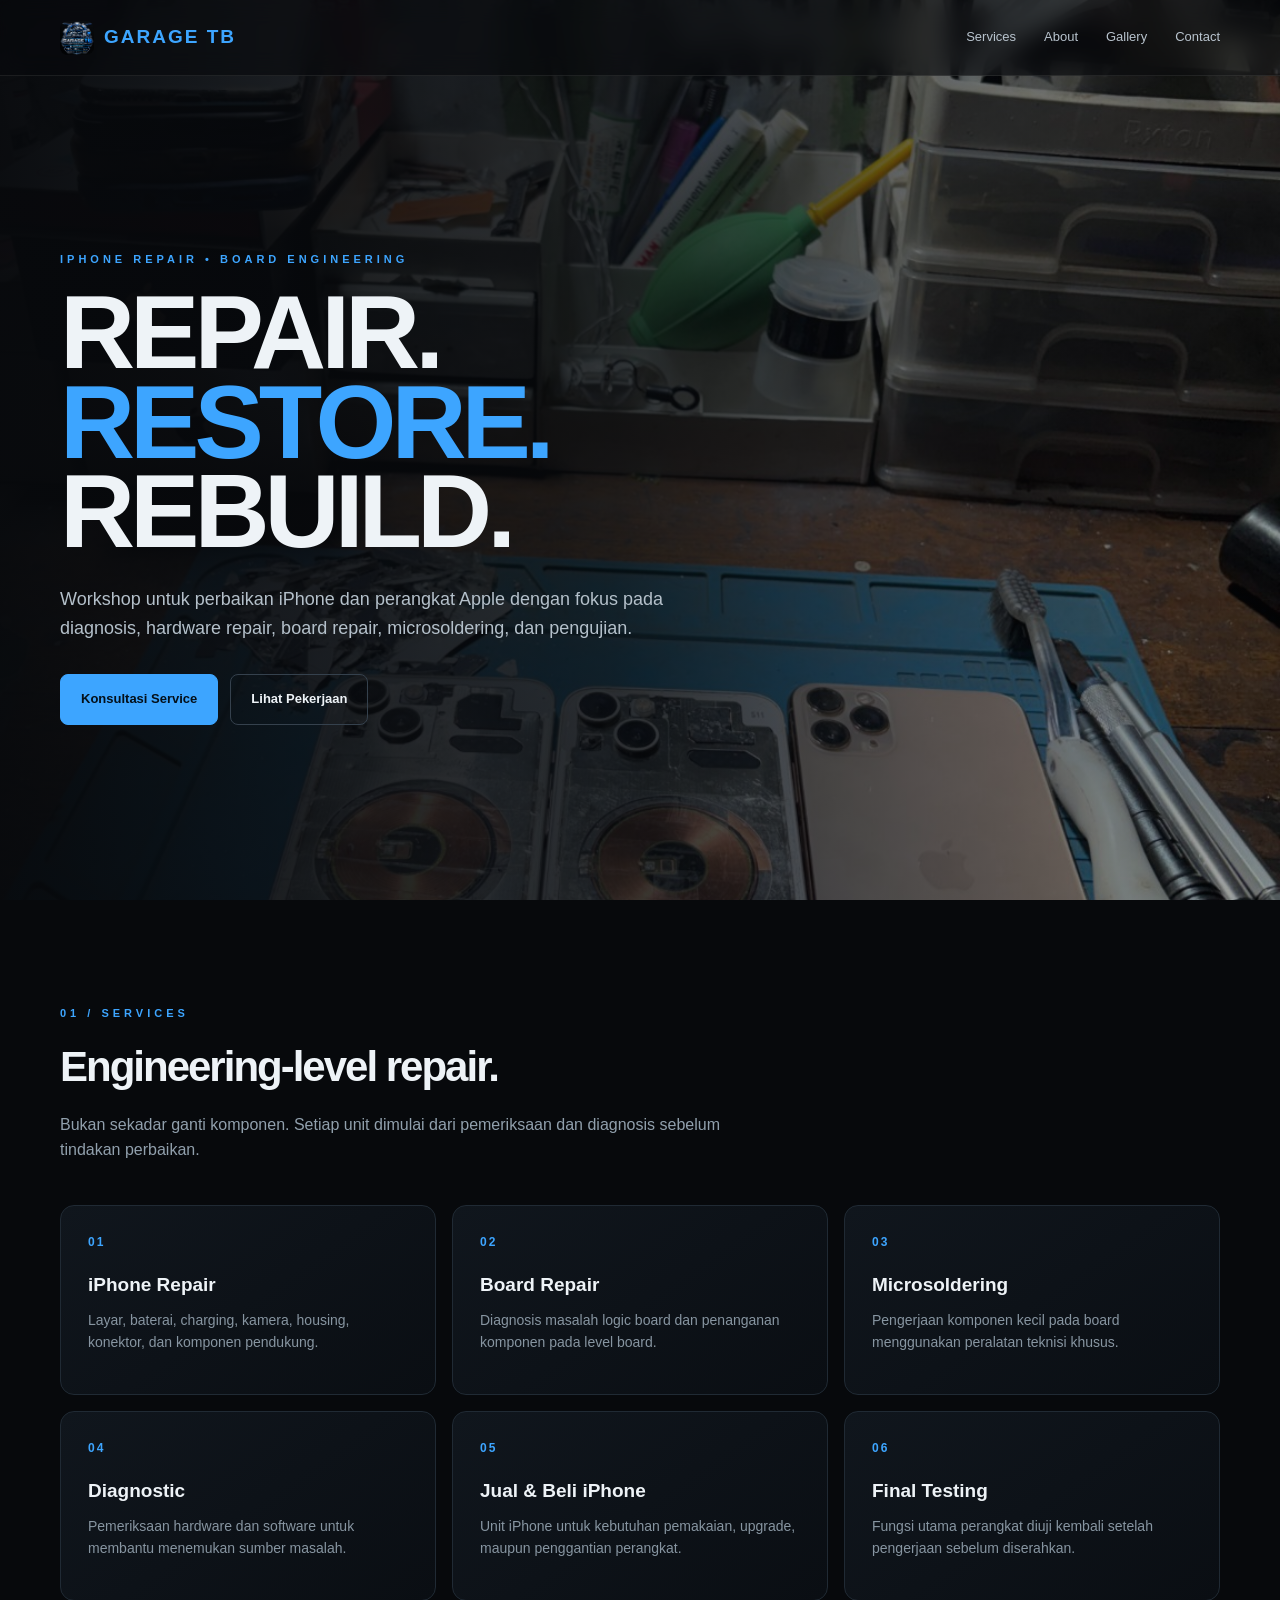
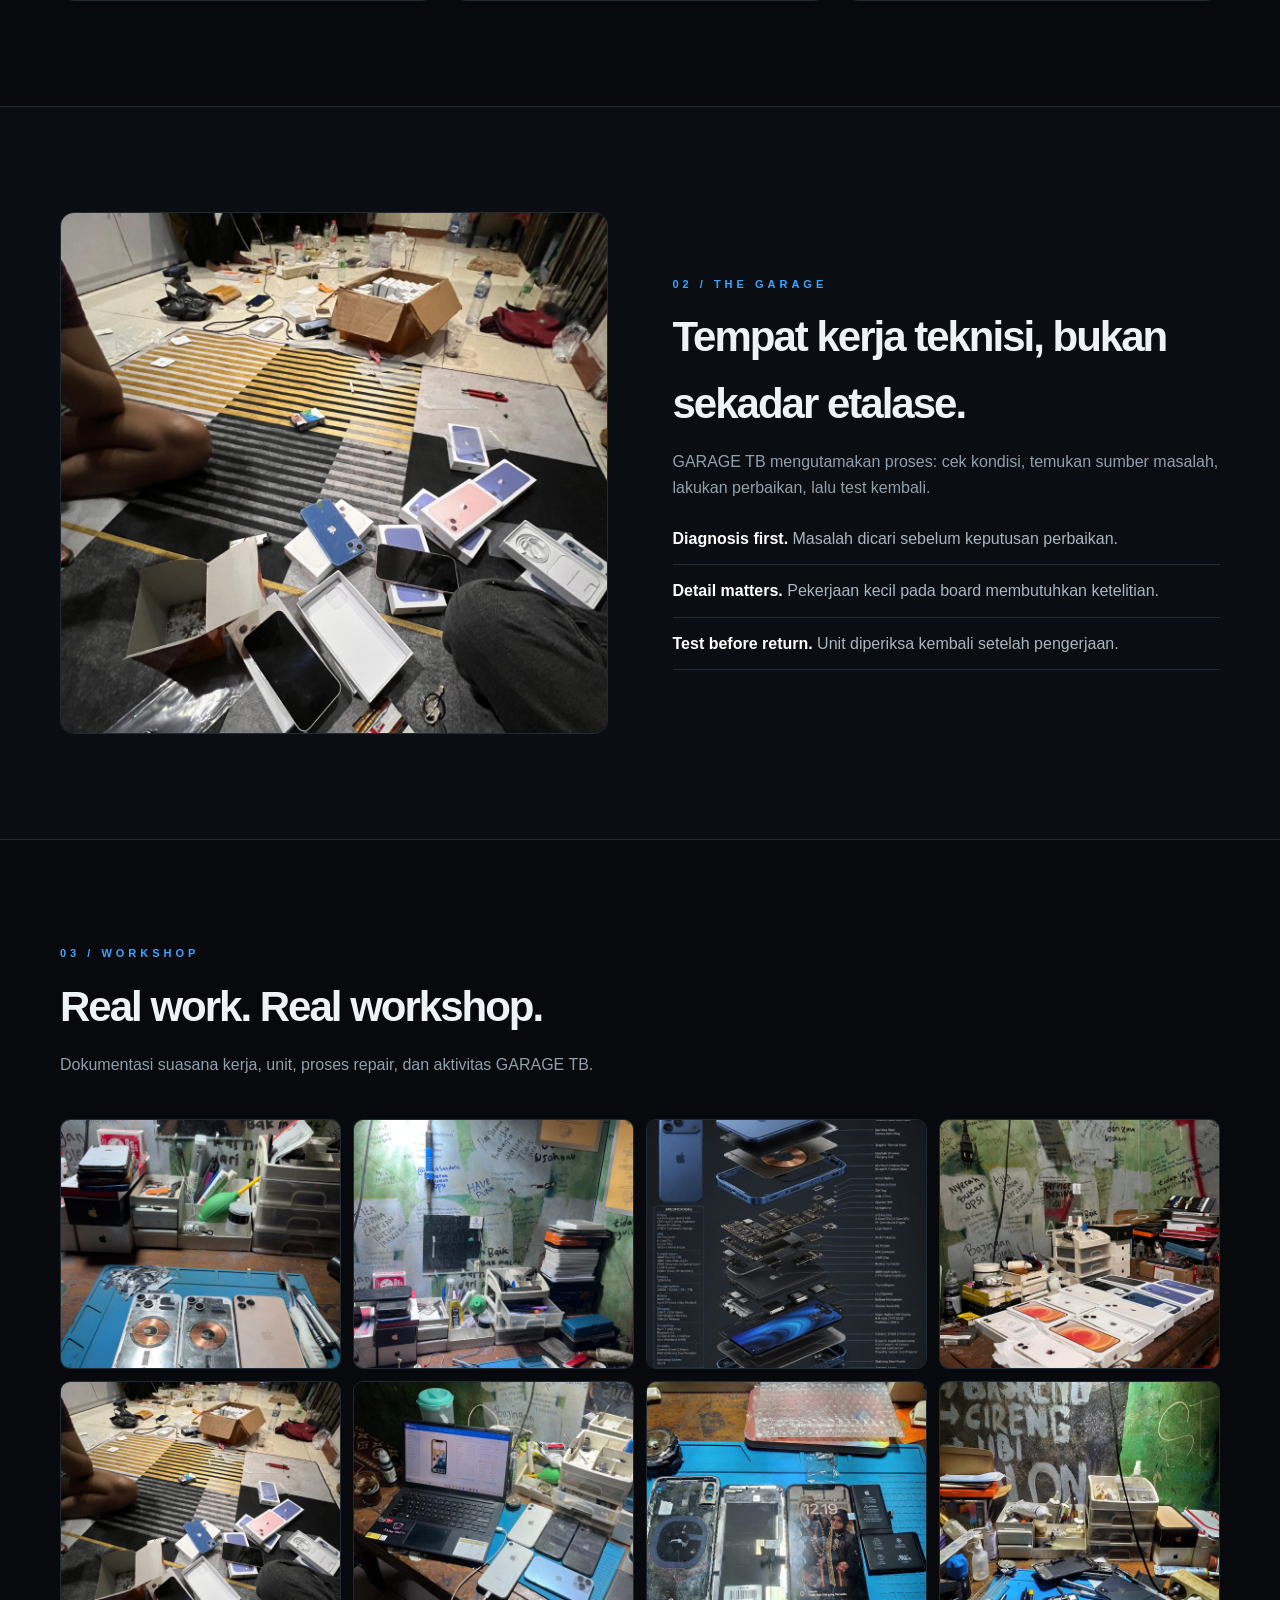
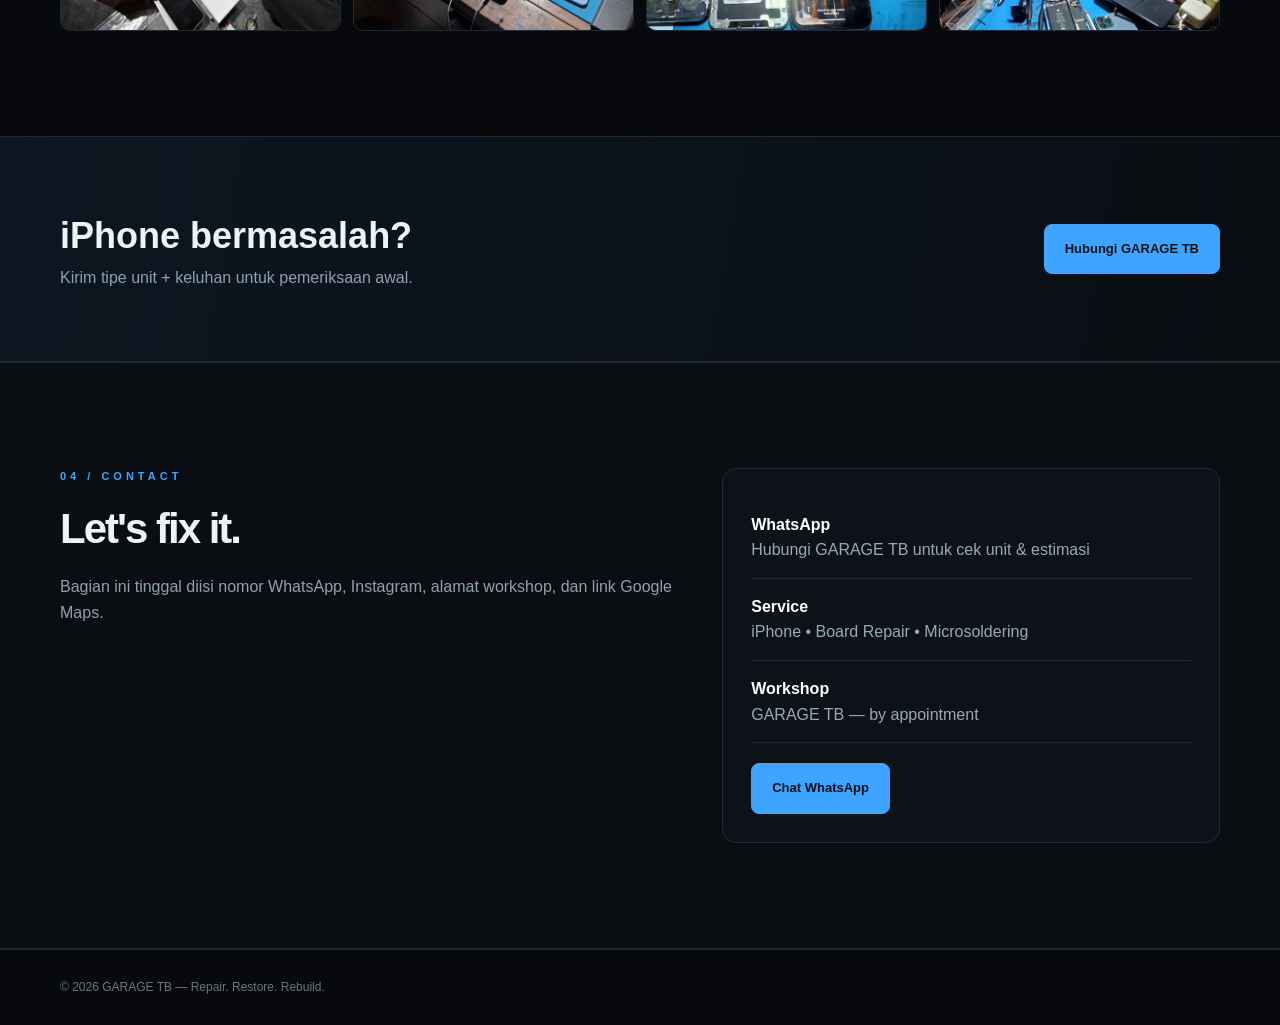
<file: index.html>
<!doctype html><html lang="id"><head><meta charset="utf-8"><meta name="viewport" content="width=device-width,initial-scale=1"><meta name="description" content="GARAGE TB — iPhone Repair, Board Repair, Microsoldering, Diagnostic, dan Jual Beli iPhone."><title>GARAGE TB — iPhone Repair & Board Engineering</title><style>
:root{--bg:#07090c;--panel:#0d1218;--line:#202a34;--text:#eef3f7;--muted:#91a0ad;--blue:#3da5ff}*{box-sizing:border-box;margin:0;padding:0}html{scroll-behavior:smooth}body{font-family:Inter,Segoe UI,Arial,sans-serif;background:var(--bg);color:var(--text);line-height:1.6}a{text-decoration:none;color:inherit}.container{width:min(1160px,92%);margin:auto}header{min-height:100vh;background:linear-gradient(90deg,rgba(7,9,12,.98),rgba(7,9,12,.82) 48%,rgba(7,9,12,.35)),url("assets/work-1.jpg") center/cover fixed;position:relative}nav{height:76px;position:absolute;top:0;left:0;right:0;border-bottom:1px solid #ffffff14;background:#07090c99;backdrop-filter:blur(12px);z-index:2}.nav{height:100%;display:flex;align-items:center;justify-content:space-between}.brand{font-weight:900;letter-spacing:2px;font-size:19px;display:flex;align-items:center;gap:10px}.brand img{width:34px;height:34px;object-fit:contain;border-radius:8px}.brand span,h1 span,.kicker{color:var(--blue)}.links{display:flex;gap:28px;color:#b9c4ce;font-size:13px}.links a:hover{color:#fff}.hero{min-height:100vh;display:flex;align-items:center;padding-top:76px}.eyebrow,.kicker{font-size:11px;text-transform:uppercase;letter-spacing:4px;font-weight:800}.eyebrow{color:var(--blue);margin-bottom:20px}h1{font-size:clamp(55px,9vw,104px);line-height:.86;letter-spacing:-5px} .hero p{margin-top:28px;max-width:650px;color:#b4c0ca;font-size:18px}.actions{display:flex;gap:12px;flex-wrap:wrap;margin-top:32px}.btn{display:inline-flex;padding:14px 20px;border:1px solid #35414d;border-radius:8px;font-weight:800;font-size:13px}.btn.primary{background:var(--blue);border-color:var(--blue);color:#04101a}.btn:hover{transform:translateY(-2px)}section{padding:105px 0}.dark{background:#0a0e13;border-block:1px solid var(--line)}.title{font-size:42px;letter-spacing:-2px;margin-top:10px}.lead{color:var(--muted);max-width:700px;margin-top:12px}.grid3{display:grid;grid-template-columns:repeat(3,1fr);gap:16px;margin-top:42px}.card{background:linear-gradient(145deg,#10161d,#0a0e13);border:1px solid var(--line);border-radius:14px;padding:27px;min-height:190px}.num{font-size:12px;color:var(--blue);font-weight:900;letter-spacing:2px}.card h3{font-size:19px;margin:18px 0 8px}.card p{font-size:14px;color:#8795a1}.about{display:grid;grid-template-columns:1fr 1fr;gap:65px;align-items:center}.about-photo{border-radius:14px;border:1px solid var(--line);overflow:hidden}.about-photo img{width:100%;height:520px;object-fit:cover;display:block}.points{margin-top:25px;display:grid;gap:13px}.point{border-bottom:1px solid var(--line);padding-bottom:13px;color:#aab6c0}.point b{color:#fff}.gallery{display:grid;grid-template-columns:repeat(4,1fr);gap:12px;margin-top:42px}.gallery img{width:100%;height:250px;object-fit:cover;border-radius:10px;border:1px solid var(--line);transition:.25s}.gallery img:hover{transform:scale(1.02)}.cta{padding:70px 0;background:linear-gradient(100deg,#0c1721,#0a0e13);border-block:1px solid var(--line)}.cta-inner{display:flex;align-items:center;justify-content:space-between;gap:30px}.cta h2{font-size:36px}.cta p{color:var(--muted)}.contact{display:grid;grid-template-columns:1fr .8fr;gap:40px}.contact-box{background:#0d1218;border:1px solid var(--line);border-radius:14px;padding:28px}.row{padding:15px 0;border-bottom:1px solid var(--line);color:#9ba8b3}.row:last-child{border:0}.row b{display:block;color:#fff}footer{padding:28px 0;color:#697783;font-size:12px;border-top:1px solid var(--line)}
@media(max-width:820px){.links{display:none}.hero{min-height:90vh}.hero p{font-size:16px}h1{letter-spacing:-3px}.grid3,.about,.contact{grid-template-columns:1fr}.gallery{grid-template-columns:repeat(2,1fr)}.about-photo img{height:360px}.gallery img{height:190px}.cta-inner{display:block}.cta .btn{margin-top:22px}section{padding:75px 0}.title{font-size:34px}}
</style></head><body>
<header id="home"><nav><div class="container nav"><a class="brand" href="#home"><img src="assets/logo.png" alt="GARAGE TB"><span>GARAGE TB</span></a><div class="links"><a href="#services">Services</a><a href="#about">About</a><a href="#gallery">Gallery</a><a href="#contact">Contact</a></div></div></nav><div class="container hero"><div><div class="eyebrow">iPhone Repair • Board Engineering</div><h1>REPAIR.<br><span>RESTORE.</span><br>REBUILD.</h1><p>Workshop untuk perbaikan iPhone dan perangkat Apple dengan fokus pada diagnosis, hardware repair, board repair, microsoldering, dan pengujian.</p><div class="actions"><a class="btn primary" href="#contact">Konsultasi Service</a><a class="btn" href="#gallery">Lihat Pekerjaan</a></div></div></div></header>
<section id="services"><div class="container"><div class="kicker">01 / SERVICES</div><h2 class="title">Engineering-level repair.</h2><p class="lead">Bukan sekadar ganti komponen. Setiap unit dimulai dari pemeriksaan dan diagnosis sebelum tindakan perbaikan.</p><div class="grid3"><div class="card"><div class="num">01</div><h3>iPhone Repair</h3><p>Layar, baterai, charging, kamera, housing, konektor, dan komponen pendukung.</p></div><div class="card"><div class="num">02</div><h3>Board Repair</h3><p>Diagnosis masalah logic board dan penanganan komponen pada level board.</p></div><div class="card"><div class="num">03</div><h3>Microsoldering</h3><p>Pengerjaan komponen kecil pada board menggunakan peralatan teknisi khusus.</p></div><div class="card"><div class="num">04</div><h3>Diagnostic</h3><p>Pemeriksaan hardware dan software untuk membantu menemukan sumber masalah.</p></div><div class="card"><div class="num">05</div><h3>Jual &amp; Beli iPhone</h3><p>Unit iPhone untuk kebutuhan pemakaian, upgrade, maupun penggantian perangkat.</p></div><div class="card"><div class="num">06</div><h3>Final Testing</h3><p>Fungsi utama perangkat diuji kembali setelah pengerjaan sebelum diserahkan.</p></div></div></div></section>
<section id="about" class="dark"><div class="container about"><div class="about-photo"><img src="assets/work-5.jpg" alt="GARAGE TB repair workshop"></div><div><div class="kicker">02 / THE GARAGE</div><h2 class="title">Tempat kerja teknisi, bukan sekadar etalase.</h2><p class="lead">GARAGE TB mengutamakan proses: cek kondisi, temukan sumber masalah, lakukan perbaikan, lalu test kembali.</p><div class="points"><div class="point"><b>Diagnosis first.</b> Masalah dicari sebelum keputusan perbaikan.</div><div class="point"><b>Detail matters.</b> Pekerjaan kecil pada board membutuhkan ketelitian.</div><div class="point"><b>Test before return.</b> Unit diperiksa kembali setelah pengerjaan.</div></div></div></div></section>
<section id="gallery"><div class="container"><div class="kicker">03 / WORKSHOP</div><h2 class="title">Real work. Real workshop.</h2><p class="lead">Dokumentasi suasana kerja, unit, proses repair, dan aktivitas GARAGE TB.</p><div class="gallery"><img src="assets/work-1.jpg" alt="Workshop 1"><img src="assets/work-2.jpg" alt="Workshop 2"><img src="assets/work-3.jpg" alt="Workshop 3"><img src="assets/work-4.jpg" alt="Workshop 4"><img src="assets/work-5.jpg" alt="Workshop 5"><img src="assets/work-6.jpg" alt="Workshop 6"><img src="assets/work-7.jpg" alt="Workshop 7"><img src="assets/work-8.jpg" alt="Workshop 8"></div></div></section>
<div class="cta"><div class="container cta-inner"><div><h2>iPhone bermasalah?</h2><p>Kirim tipe unit + keluhan untuk pemeriksaan awal.</p></div><a class="btn primary" href="#contact">Hubungi GARAGE TB</a></div></div>
<section id="contact" class="dark"><div class="container contact"><div><div class="kicker">04 / CONTACT</div><h2 class="title">Let's fix it.</h2><p class="lead">Bagian ini tinggal diisi nomor WhatsApp, Instagram, alamat workshop, dan link Google Maps.</p></div><div class="contact-box"><div class="row"><b>WhatsApp</b>Hubungi GARAGE TB untuk cek unit & estimasi</div><div class="row"><b>Service</b>iPhone • Board Repair • Microsoldering</div><div class="row"><b>Workshop</b>GARAGE TB — by appointment</div><a class="btn primary" href="https://wa.me/6280000000000" style="margin-top:20px">Chat WhatsApp</a></div></div></section><footer><div class="container">© 2026 GARAGE TB — Repair. Restore. Rebuild.</div></footer>
</body></html>
</file>
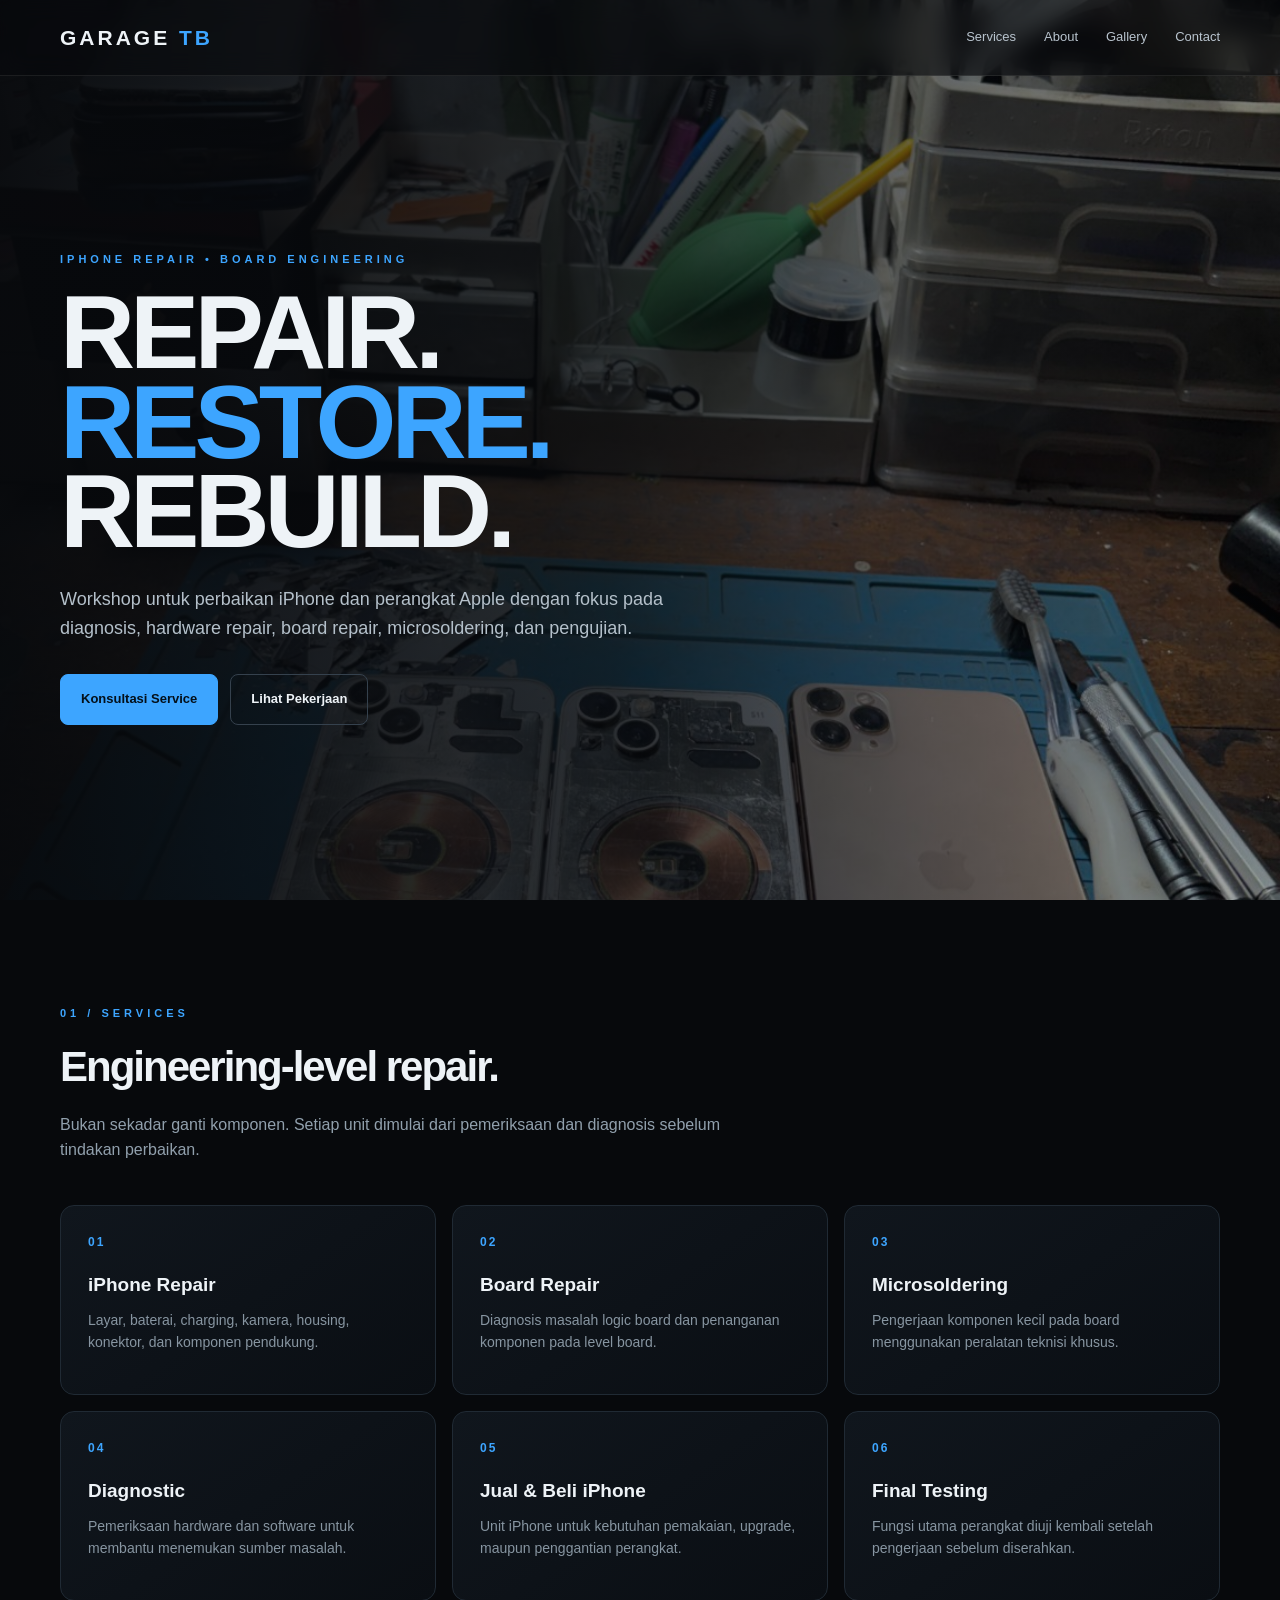
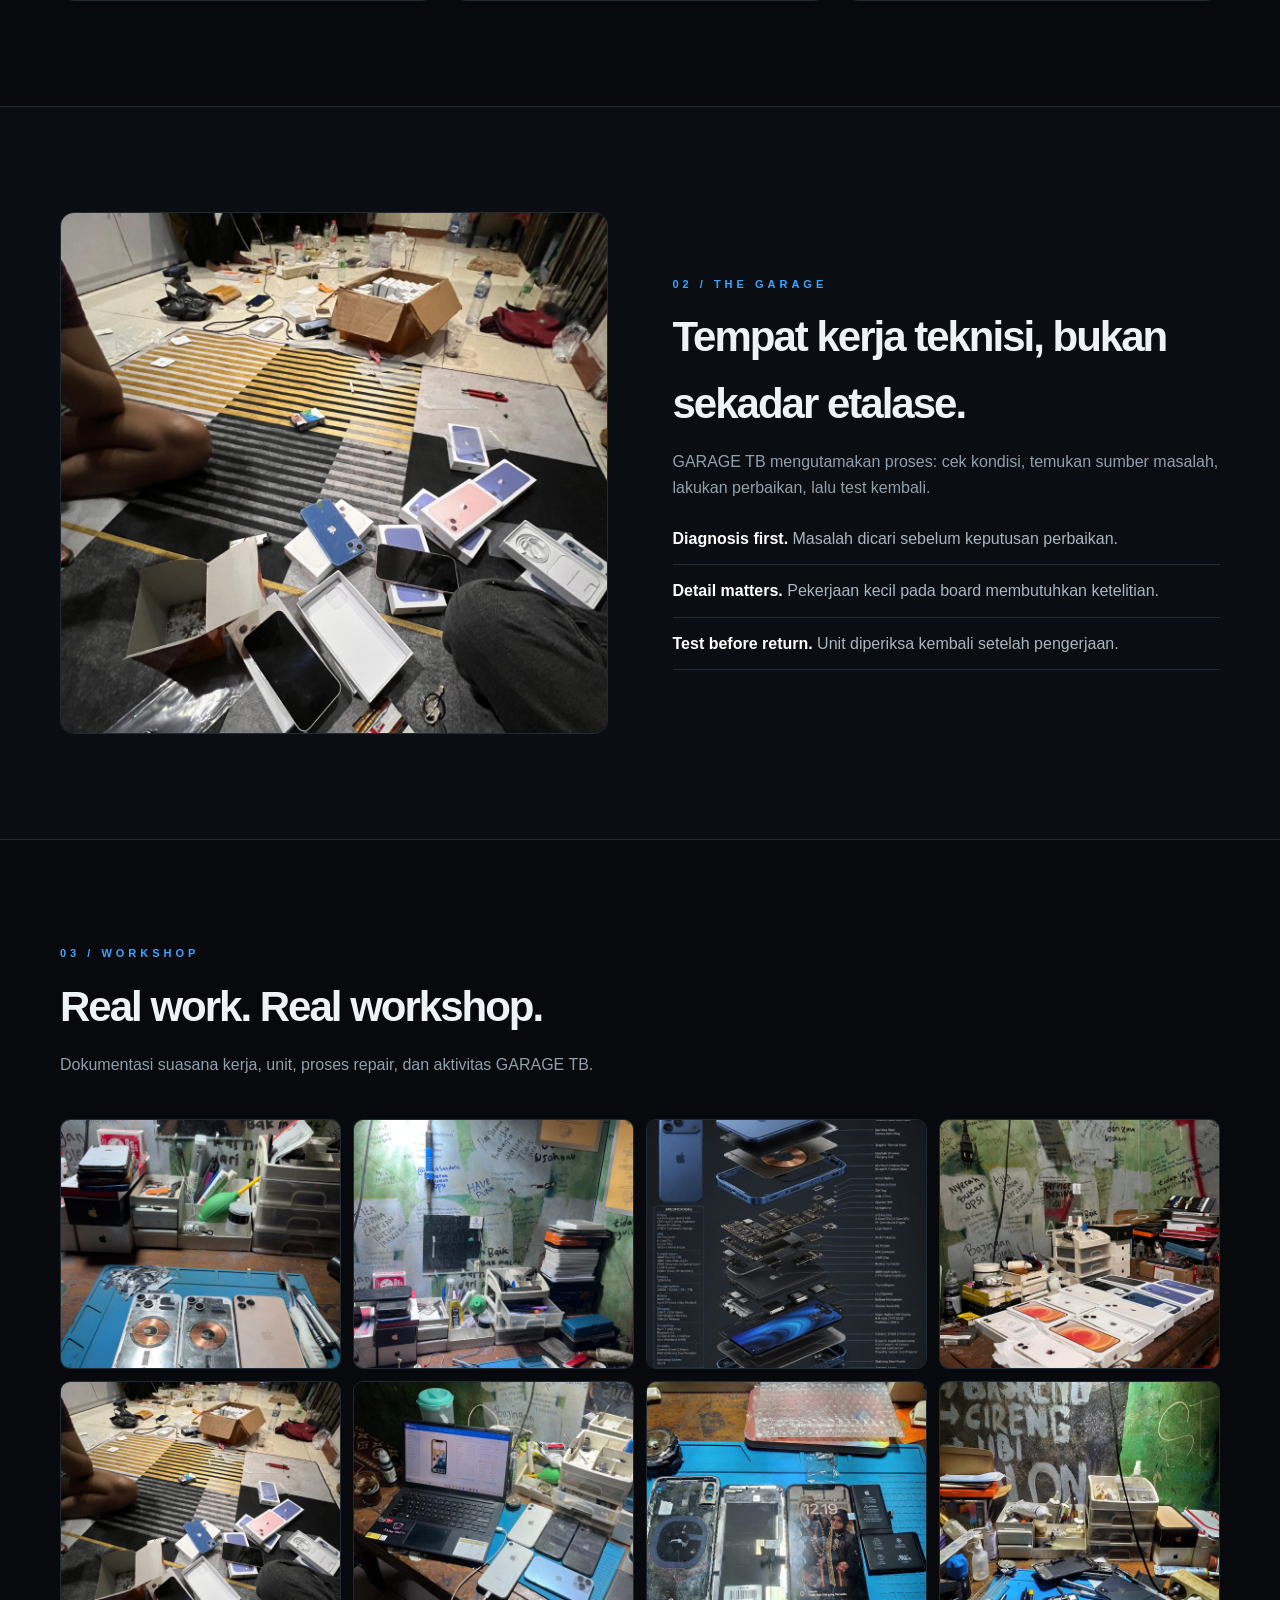
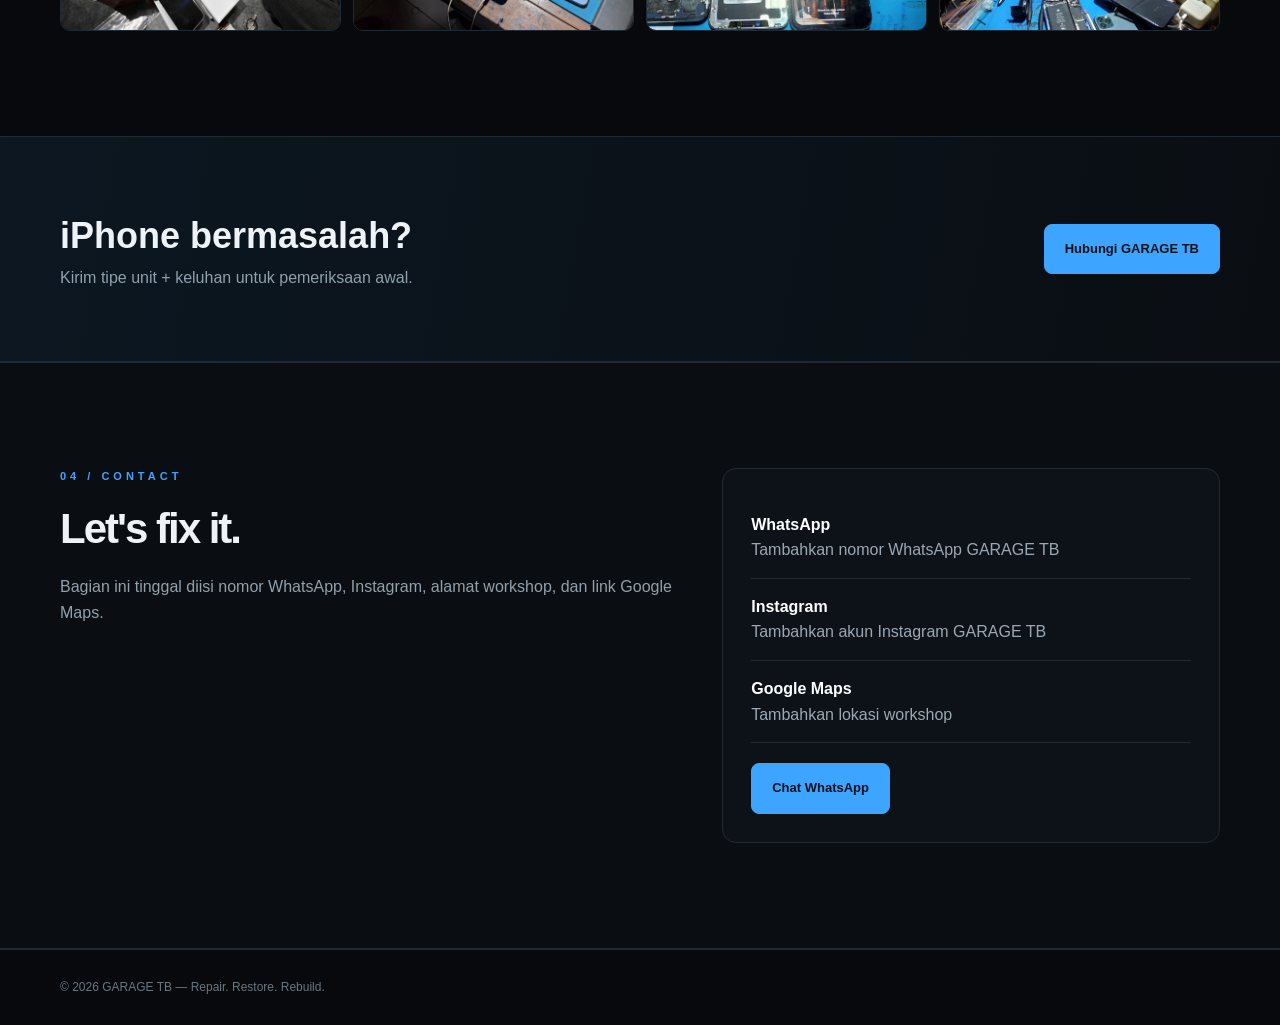
<file: GARAGE_TB_PREMIUM/index.html>
<!doctype html><html lang="id"><head><meta charset="utf-8"><meta name="viewport" content="width=device-width,initial-scale=1"><meta name="description" content="GARAGE TB — iPhone Repair, Board Repair, Microsoldering, Diagnostic, dan Jual Beli iPhone."><title>GARAGE TB — Repair. Restore. Rebuild.</title><style>
:root{--bg:#07090c;--panel:#0d1218;--line:#202a34;--text:#eef3f7;--muted:#91a0ad;--blue:#3da5ff}*{box-sizing:border-box;margin:0;padding:0}html{scroll-behavior:smooth}body{font-family:Inter,Segoe UI,Arial,sans-serif;background:var(--bg);color:var(--text);line-height:1.6}a{text-decoration:none;color:inherit}.container{width:min(1160px,92%);margin:auto}header{min-height:100vh;background:linear-gradient(90deg,rgba(7,9,12,.98),rgba(7,9,12,.82) 48%,rgba(7,9,12,.35)),url("assets/work-1.jpg") center/cover fixed;position:relative}nav{height:76px;position:absolute;top:0;left:0;right:0;border-bottom:1px solid #ffffff14;background:#07090c99;backdrop-filter:blur(12px);z-index:2}.nav{height:100%;display:flex;align-items:center;justify-content:space-between}.brand{font-weight:900;letter-spacing:3px;font-size:21px}.brand span,h1 span,.kicker{color:var(--blue)}.links{display:flex;gap:28px;color:#b9c4ce;font-size:13px}.links a:hover{color:#fff}.hero{min-height:100vh;display:flex;align-items:center;padding-top:76px}.eyebrow,.kicker{font-size:11px;text-transform:uppercase;letter-spacing:4px;font-weight:800}.eyebrow{color:var(--blue);margin-bottom:20px}h1{font-size:clamp(55px,9vw,104px);line-height:.86;letter-spacing:-5px} .hero p{margin-top:28px;max-width:650px;color:#b4c0ca;font-size:18px}.actions{display:flex;gap:12px;flex-wrap:wrap;margin-top:32px}.btn{display:inline-flex;padding:14px 20px;border:1px solid #35414d;border-radius:8px;font-weight:800;font-size:13px}.btn.primary{background:var(--blue);border-color:var(--blue);color:#04101a}.btn:hover{transform:translateY(-2px)}section{padding:105px 0}.dark{background:#0a0e13;border-block:1px solid var(--line)}.title{font-size:42px;letter-spacing:-2px;margin-top:10px}.lead{color:var(--muted);max-width:700px;margin-top:12px}.grid3{display:grid;grid-template-columns:repeat(3,1fr);gap:16px;margin-top:42px}.card{background:linear-gradient(145deg,#10161d,#0a0e13);border:1px solid var(--line);border-radius:14px;padding:27px;min-height:190px}.num{font-size:12px;color:var(--blue);font-weight:900;letter-spacing:2px}.card h3{font-size:19px;margin:18px 0 8px}.card p{font-size:14px;color:#8795a1}.about{display:grid;grid-template-columns:1fr 1fr;gap:65px;align-items:center}.about-photo{border-radius:14px;border:1px solid var(--line);overflow:hidden}.about-photo img{width:100%;height:520px;object-fit:cover;display:block}.points{margin-top:25px;display:grid;gap:13px}.point{border-bottom:1px solid var(--line);padding-bottom:13px;color:#aab6c0}.point b{color:#fff}.gallery{display:grid;grid-template-columns:repeat(4,1fr);gap:12px;margin-top:42px}.gallery img{width:100%;height:250px;object-fit:cover;border-radius:10px;border:1px solid var(--line);transition:.25s}.gallery img:hover{transform:scale(1.02)}.cta{padding:70px 0;background:linear-gradient(100deg,#0c1721,#0a0e13);border-block:1px solid var(--line)}.cta-inner{display:flex;align-items:center;justify-content:space-between;gap:30px}.cta h2{font-size:36px}.cta p{color:var(--muted)}.contact{display:grid;grid-template-columns:1fr .8fr;gap:40px}.contact-box{background:#0d1218;border:1px solid var(--line);border-radius:14px;padding:28px}.row{padding:15px 0;border-bottom:1px solid var(--line);color:#9ba8b3}.row:last-child{border:0}.row b{display:block;color:#fff}footer{padding:28px 0;color:#697783;font-size:12px;border-top:1px solid var(--line)}
@media(max-width:820px){.links{display:none}.hero{min-height:90vh}.hero p{font-size:16px}h1{letter-spacing:-3px}.grid3,.about,.contact{grid-template-columns:1fr}.gallery{grid-template-columns:repeat(2,1fr)}.about-photo img{height:360px}.gallery img{height:190px}.cta-inner{display:block}.cta .btn{margin-top:22px}section{padding:75px 0}.title{font-size:34px}}
</style></head><body>
<header id="home"><nav><div class="container nav"><a class="brand" href="#home">GARAGE <span>TB</span></a><div class="links"><a href="#services">Services</a><a href="#about">About</a><a href="#gallery">Gallery</a><a href="#contact">Contact</a></div></div></nav><div class="container hero"><div><div class="eyebrow">iPhone Repair • Board Engineering</div><h1>REPAIR.<br><span>RESTORE.</span><br>REBUILD.</h1><p>Workshop untuk perbaikan iPhone dan perangkat Apple dengan fokus pada diagnosis, hardware repair, board repair, microsoldering, dan pengujian.</p><div class="actions"><a class="btn primary" href="#contact">Konsultasi Service</a><a class="btn" href="#gallery">Lihat Pekerjaan</a></div></div></div></header>
<section id="services"><div class="container"><div class="kicker">01 / SERVICES</div><h2 class="title">Engineering-level repair.</h2><p class="lead">Bukan sekadar ganti komponen. Setiap unit dimulai dari pemeriksaan dan diagnosis sebelum tindakan perbaikan.</p><div class="grid3"><div class="card"><div class="num">01</div><h3>iPhone Repair</h3><p>Layar, baterai, charging, kamera, housing, konektor, dan komponen pendukung.</p></div><div class="card"><div class="num">02</div><h3>Board Repair</h3><p>Diagnosis masalah logic board dan penanganan komponen pada level board.</p></div><div class="card"><div class="num">03</div><h3>Microsoldering</h3><p>Pengerjaan komponen kecil pada board menggunakan peralatan teknisi khusus.</p></div><div class="card"><div class="num">04</div><h3>Diagnostic</h3><p>Pemeriksaan hardware dan software untuk membantu menemukan sumber masalah.</p></div><div class="card"><div class="num">05</div><h3>Jual &amp; Beli iPhone</h3><p>Unit iPhone untuk kebutuhan pemakaian, upgrade, maupun penggantian perangkat.</p></div><div class="card"><div class="num">06</div><h3>Final Testing</h3><p>Fungsi utama perangkat diuji kembali setelah pengerjaan sebelum diserahkan.</p></div></div></div></section>
<section id="about" class="dark"><div class="container about"><div class="about-photo"><img src="assets/work-5.jpg" alt="GARAGE TB repair workshop"></div><div><div class="kicker">02 / THE GARAGE</div><h2 class="title">Tempat kerja teknisi, bukan sekadar etalase.</h2><p class="lead">GARAGE TB mengutamakan proses: cek kondisi, temukan sumber masalah, lakukan perbaikan, lalu test kembali.</p><div class="points"><div class="point"><b>Diagnosis first.</b> Masalah dicari sebelum keputusan perbaikan.</div><div class="point"><b>Detail matters.</b> Pekerjaan kecil pada board membutuhkan ketelitian.</div><div class="point"><b>Test before return.</b> Unit diperiksa kembali setelah pengerjaan.</div></div></div></div></section>
<section id="gallery"><div class="container"><div class="kicker">03 / WORKSHOP</div><h2 class="title">Real work. Real workshop.</h2><p class="lead">Dokumentasi suasana kerja, unit, proses repair, dan aktivitas GARAGE TB.</p><div class="gallery"><img src="assets/work-1.jpg" alt="Workshop 1"><img src="assets/work-2.jpg" alt="Workshop 2"><img src="assets/work-3.jpg" alt="Workshop 3"><img src="assets/work-4.jpg" alt="Workshop 4"><img src="assets/work-5.jpg" alt="Workshop 5"><img src="assets/work-6.jpg" alt="Workshop 6"><img src="assets/work-7.jpg" alt="Workshop 7"><img src="assets/work-8.jpg" alt="Workshop 8"></div></div></section>
<div class="cta"><div class="container cta-inner"><div><h2>iPhone bermasalah?</h2><p>Kirim tipe unit + keluhan untuk pemeriksaan awal.</p></div><a class="btn primary" href="#contact">Hubungi GARAGE TB</a></div></div>
<section id="contact" class="dark"><div class="container contact"><div><div class="kicker">04 / CONTACT</div><h2 class="title">Let's fix it.</h2><p class="lead">Bagian ini tinggal diisi nomor WhatsApp, Instagram, alamat workshop, dan link Google Maps.</p></div><div class="contact-box"><div class="row"><b>WhatsApp</b>Tambahkan nomor WhatsApp GARAGE TB</div><div class="row"><b>Instagram</b>Tambahkan akun Instagram GARAGE TB</div><div class="row"><b>Google Maps</b>Tambahkan lokasi workshop</div><a class="btn primary" href="https://wa.me/" style="margin-top:20px">Chat WhatsApp</a></div></div></section><footer><div class="container">© 2026 GARAGE TB — Repair. Restore. Rebuild.</div></footer>
</body></html>
</file>
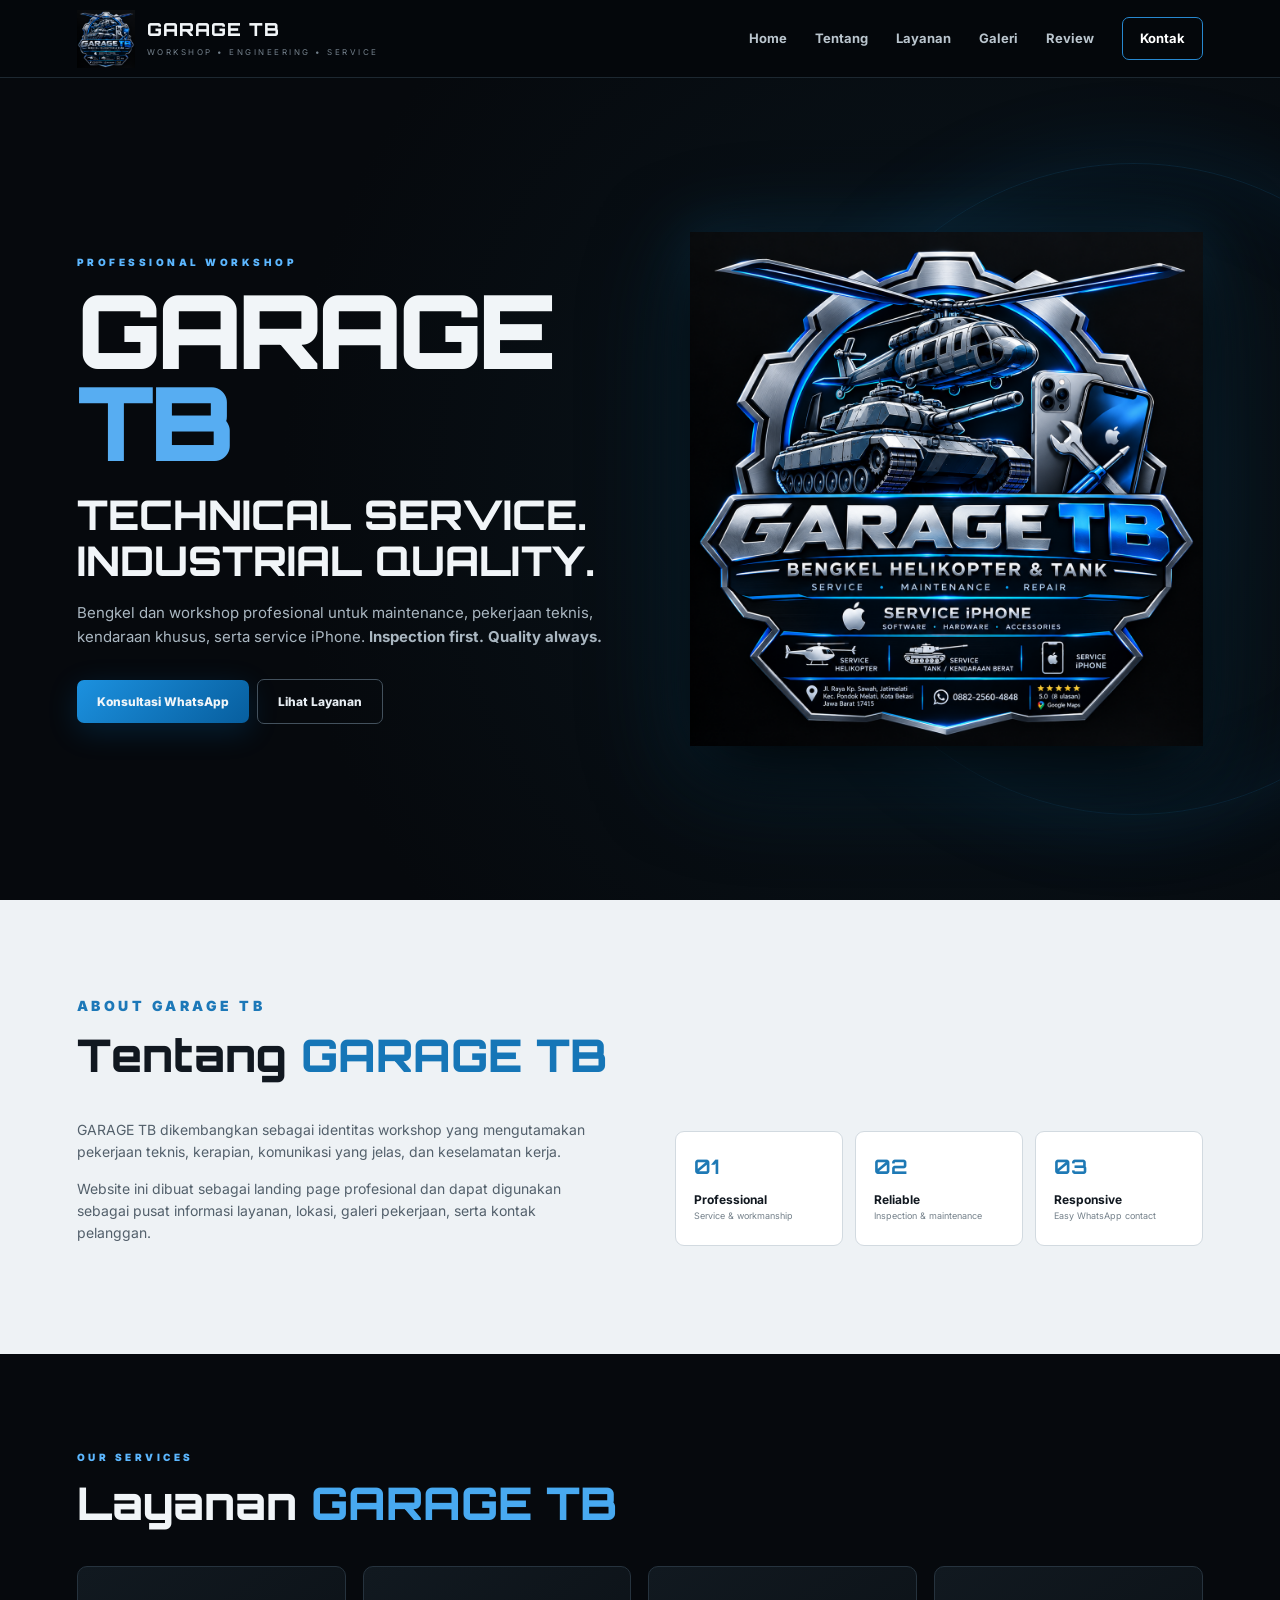
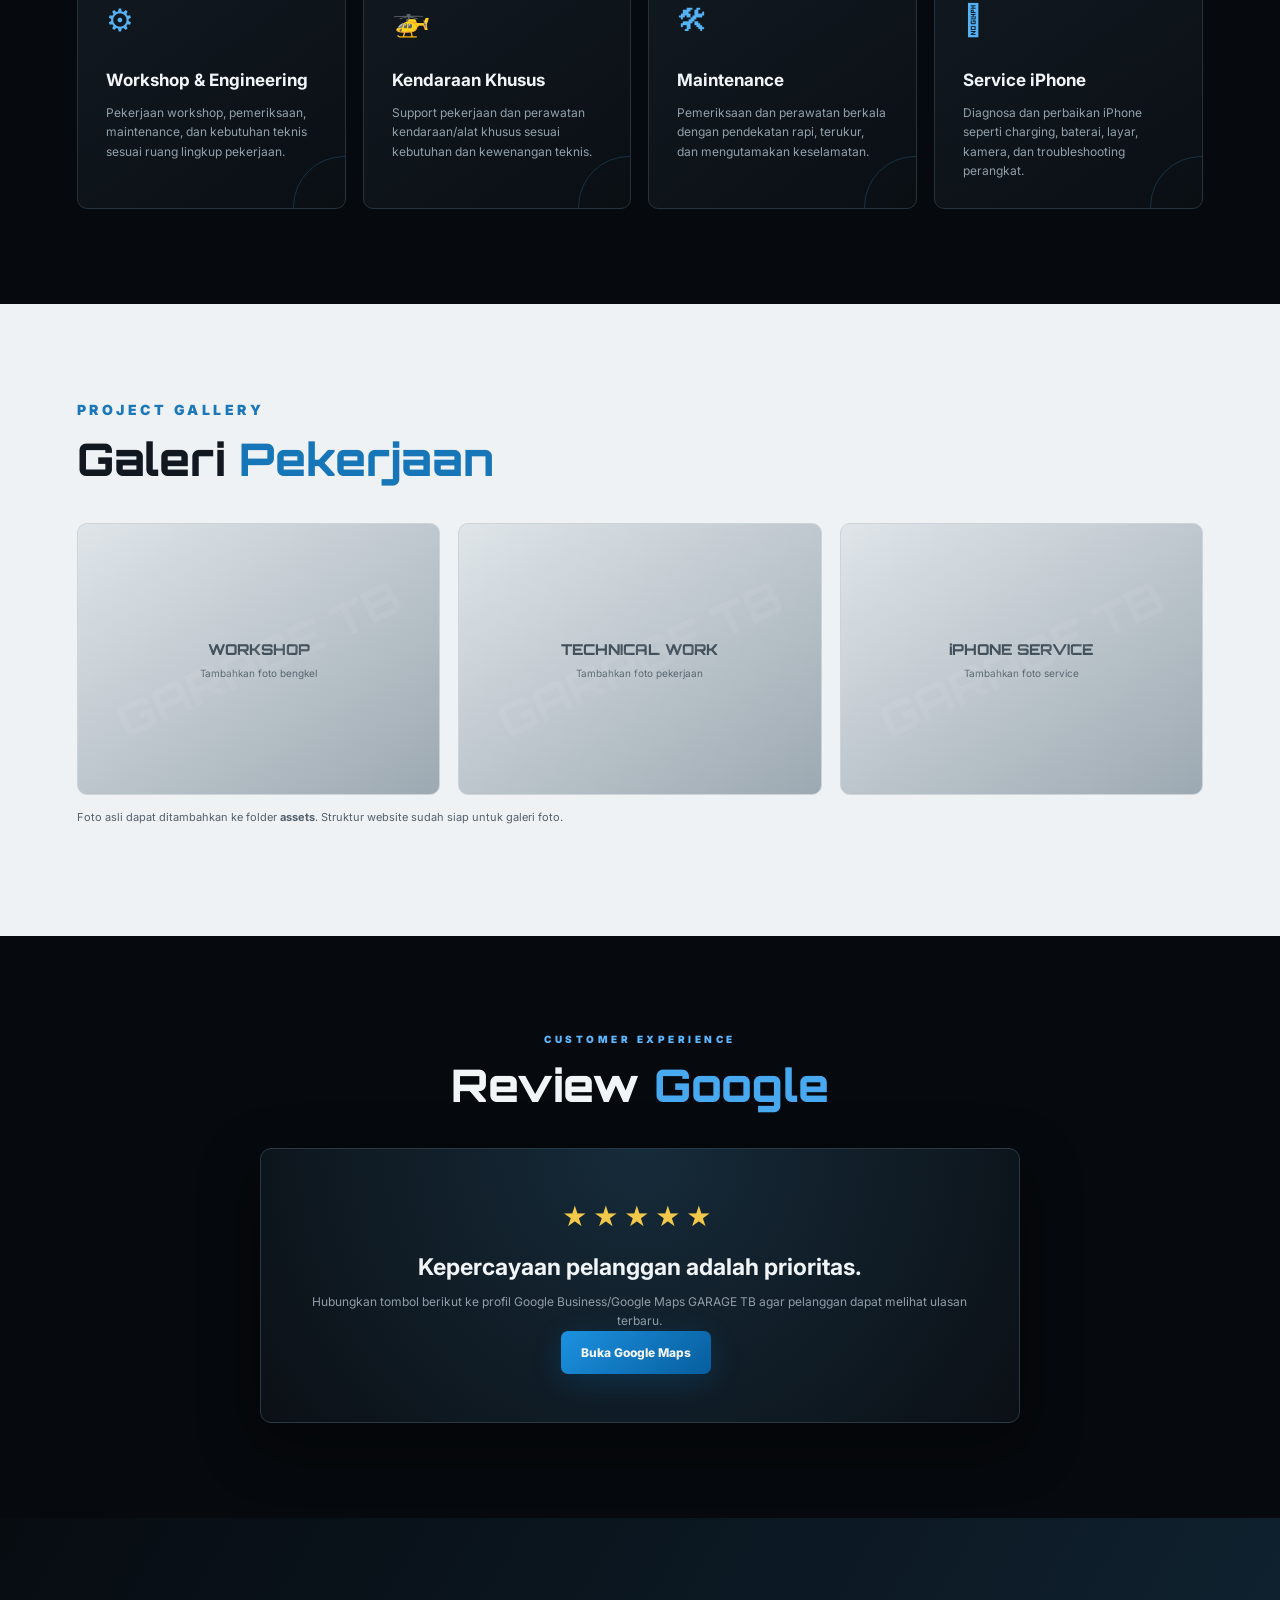
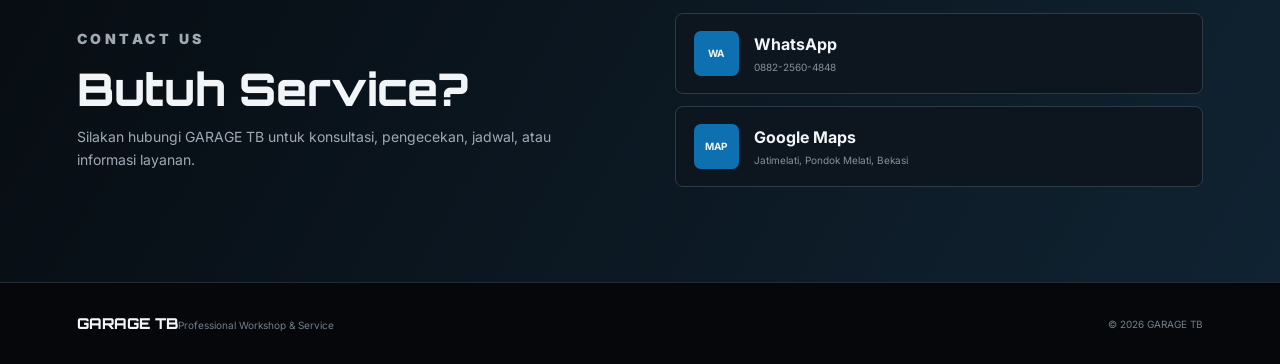
<file: GARAGE_TB_Premium_GitHub_Pages/garage_work/index.html>
<!DOCTYPE html>
<html lang="id">
<head>
<meta charset="UTF-8"><meta name="viewport" content="width=device-width,initial-scale=1.0">
<meta name="description" content="GARAGE TB — Bengkel, engineering, maintenance, kendaraan khusus, dan service iPhone.">
<title>GARAGE TB | Workshop • Engineering • Service</title>
<link rel="stylesheet" href="style.css">
</head>
<body>
<header class="header"><div class="wrap nav">
<a class="brand" href="#home"><img src="logo-garage-tb.png" alt="Logo GARAGE TB"><span><b>GARAGE TB</b><small>WORKSHOP • ENGINEERING • SERVICE</small></span></a>
<button class="menu" aria-label="Menu">☰</button>
<nav><a href="#home">Home</a><a href="#tentang">Tentang</a><a href="#layanan">Layanan</a><a href="#galeri">Galeri</a><a href="#review">Review</a><a href="#kontak" class="navbtn">Kontak</a></nav>
</div></header>
<main>
<section id="home" class="hero"><div class="wrap hero-grid"><div class="hero-copy"><p class="eyebrow">PROFESSIONAL WORKSHOP</p><h1>GARAGE <span>TB</span></h1><h2>TECHNICAL SERVICE.<br>INDUSTRIAL QUALITY.</h2><p class="lead">Bengkel dan workshop profesional untuk maintenance, pekerjaan teknis, kendaraan khusus, serta service iPhone. <b>Inspection first. Quality always.</b></p><div class="actions"><a class="btn primary" href="https://wa.me/6288225604848?text=Halo%20GARAGE%20TB,%20saya%20ingin%20konsultasi%20service." target="_blank" rel="noopener">Konsultasi WhatsApp</a><a class="btn ghost" href="#layanan">Lihat Layanan</a></div></div><div class="hero-logo"><img src="logo-garage-tb.png" alt="GARAGE TB"></div></div></section>
<section id="tentang" class="light"><div class="wrap"><p class="eyebrow">ABOUT GARAGE TB</p><h2>Tentang <span>GARAGE TB</span></h2><div class="two"><div><p>GARAGE TB dikembangkan sebagai identitas workshop yang mengutamakan pekerjaan teknis, kerapian, komunikasi yang jelas, dan keselamatan kerja.</p><p>Website ini dibuat sebagai landing page profesional dan dapat digunakan sebagai pusat informasi layanan, lokasi, galeri pekerjaan, serta kontak pelanggan.</p></div><div class="highlights"><div><b>01</b><strong>Professional</strong><small>Service & workmanship</small></div><div><b>02</b><strong>Reliable</strong><small>Inspection & maintenance</small></div><div><b>03</b><strong>Responsive</strong><small>Easy WhatsApp contact</small></div></div></div></div></section>
<section id="layanan"><div class="wrap"><p class="eyebrow">OUR SERVICES</p><h2>Layanan <span>GARAGE TB</span></h2><div class="cards">
<article><div class="ico">⚙</div><h3>Workshop & Engineering</h3><p>Pekerjaan workshop, pemeriksaan, maintenance, dan kebutuhan teknis sesuai ruang lingkup pekerjaan.</p></article>
<article><div class="ico">🚁</div><h3>Kendaraan Khusus</h3><p>Support pekerjaan dan perawatan kendaraan/alat khusus sesuai kebutuhan dan kewenangan teknis.</p></article>
<article><div class="ico">🛠</div><h3>Maintenance</h3><p>Pemeriksaan dan perawatan berkala dengan pendekatan rapi, terukur, dan mengutamakan keselamatan.</p></article>
<article><div class="ico"></div><h3>Service iPhone</h3><p>Diagnosa dan perbaikan iPhone seperti charging, baterai, layar, kamera, dan troubleshooting perangkat.</p></article>
</div></div></section>
<section id="galeri" class="light"><div class="wrap"><p class="eyebrow">PROJECT GALLERY</p><h2>Galeri <span>Pekerjaan</span></h2><div class="gallery"><div class="g"><span>WORKSHOP</span><small>Tambahkan foto bengkel</small></div><div class="g"><span>TECHNICAL WORK</span><small>Tambahkan foto pekerjaan</small></div><div class="g"><span>iPHONE SERVICE</span><small>Tambahkan foto service</small></div></div><p class="note">Foto asli dapat ditambahkan ke folder <b>assets</b>. Struktur website sudah siap untuk galeri foto.</p></div></section>
<section id="review" class="review-section"><div class="wrap center"><p class="eyebrow">CUSTOMER EXPERIENCE</p><h2>Review <span>Google</span></h2><div class="review"><div class="stars">★★★★★</div><h3>Kepercayaan pelanggan adalah prioritas.</h3><p>Hubungkan tombol berikut ke profil Google Business/Google Maps GARAGE TB agar pelanggan dapat melihat ulasan terbaru.</p><a class="btn primary" href="https://www.google.com/maps/search/?api=1&query=GARAGE%20TB%20BENGKEL%20HELIKOPTER%20DAN%20TANK%20Jatimelati%20Bekasi" target="_blank" rel="noopener">Buka Google Maps</a></div></div></section>
<section id="kontak" class="contact"><div class="wrap two"><div><p class="eyebrow">CONTACT US</p><h2>Butuh Service?</h2><p>Silakan hubungi GARAGE TB untuk konsultasi, pengecekan, jadwal, atau informasi layanan.</p></div><div class="contact-list"><a href="https://wa.me/6288225604848" target="_blank" rel="noopener"><b>WA</b><span><strong>WhatsApp</strong><small>0882-2560-4848</small></span></a><a href="https://www.google.com/maps/search/?api=1&query=GARAGE%20TB%20BENGKEL%20HELIKOPTER%20DAN%20TANK%20Jatimelati%20Bekasi" target="_blank" rel="noopener"><b>MAP</b><span><strong>Google Maps</strong><small>Jatimelati, Pondok Melati, Bekasi</small></span></a></div></div></section>
</main>
<footer><div class="wrap foot"><div><b>GARAGE TB</b><small>Professional Workshop & Service</small></div><p>© <span id="year"></span> GARAGE TB</p></div></footer>
<script src="script.js"></script>
</body></html>
</file>
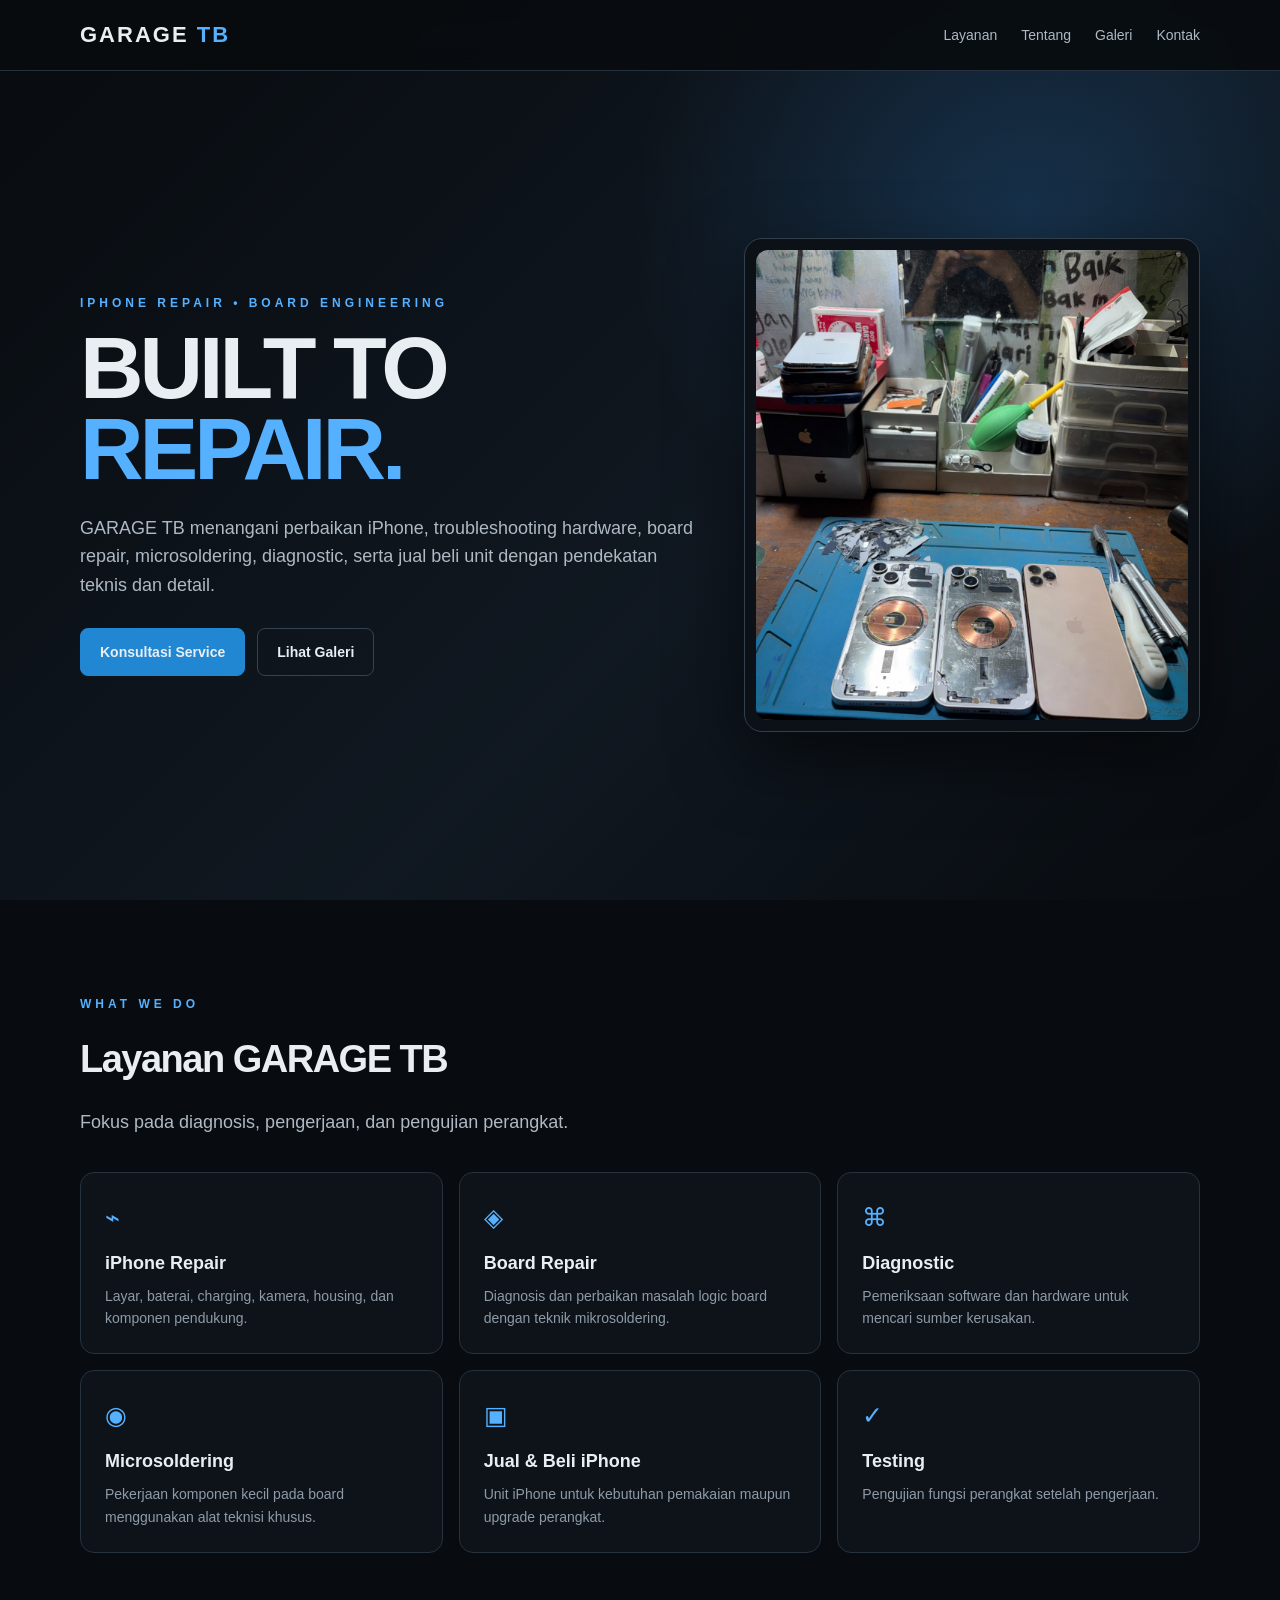
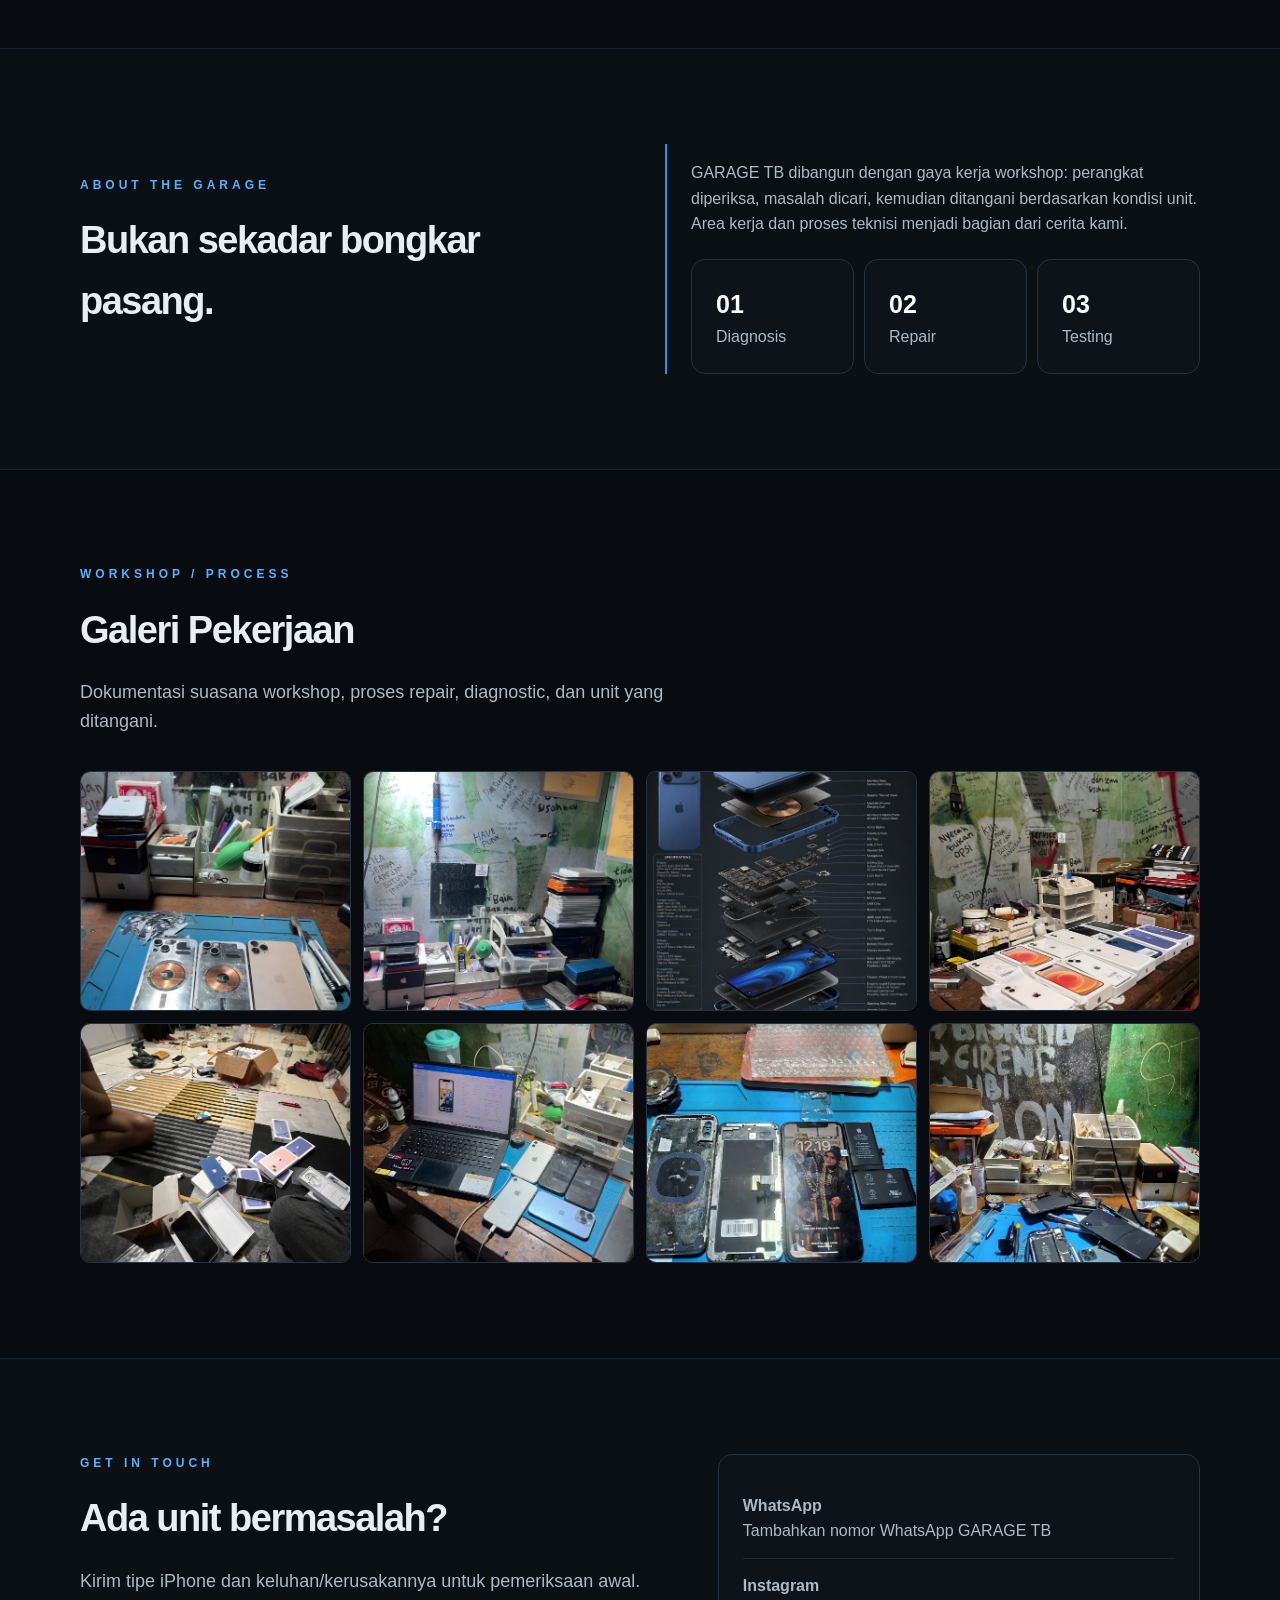
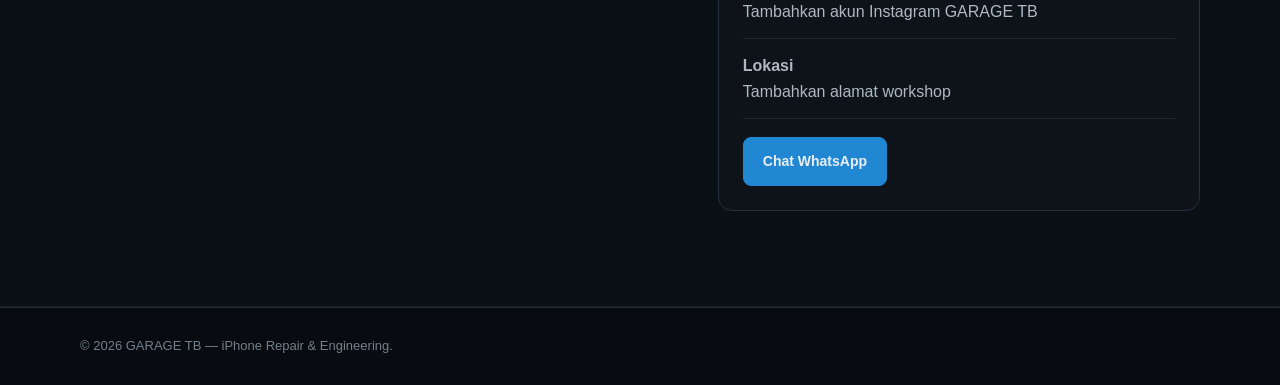
<file: GARAGE_TB_WEBSITE/garage_tb_website/index.html>
<!doctype html><html lang="id"><head><meta charset="utf-8"><meta name="viewport" content="width=device-width,initial-scale=1"><meta name="description" content="GARAGE TB — iPhone Repair & Engineering"><title>GARAGE TB — iPhone Repair & Engineering</title><style>*{box-sizing:border-box}html{scroll-behavior:smooth}body{margin:0;background:#080b0f;color:#e9eef3;font:16px/1.6 Arial,Helvetica,sans-serif}a{color:inherit;text-decoration:none}.c{width:min(1120px,92%);margin:auto}nav{position:fixed;inset:0 0 auto;z-index:9;background:#080b0fe8;border-bottom:1px solid #26313b;backdrop-filter:blur(12px)}.nav{height:70px;display:flex;align-items:center;justify-content:space-between}.logo{font-weight:900;letter-spacing:2px;font-size:22px}.logo i{font-style:normal;color:#55b1ff}.links{display:flex;gap:24px;color:#aeb9c4;font-size:14px}.hero{min-height:100vh;padding-top:70px;display:flex;align-items:center;background:radial-gradient(circle at 80% 25%,#2a7ec940,transparent 32%),linear-gradient(135deg,#080b0f,#101821 58%,#080b0f)}.grid{display:grid;grid-template-columns:1.15fr .85fr;gap:48px;align-items:center}.k{color:#55b1ff;text-transform:uppercase;letter-spacing:4px;font-size:12px;font-weight:700;margin-bottom:15px}h1{font-size:clamp(52px,8vw,88px);line-height:.92;letter-spacing:-4px;margin:0 0 24px}h1 em{font-style:normal;color:#55b1ff}.lead{color:#aeb9c4;max-width:650px;font-size:18px}.btns{display:flex;gap:12px;flex-wrap:wrap;margin-top:28px}.btn{display:inline-block;padding:12px 19px;border:1px solid #344352;border-radius:8px;font-weight:700;font-size:14px}.primary{background:#2187d3;border-color:#2187d3}.hero-card{padding:11px;background:#0c1117;border:1px solid #33404c;border-radius:18px;box-shadow:0 25px 70px #0008}.hero-card img{width:100%;height:470px;object-fit:cover;border-radius:12px;display:block}section{padding:95px 0}.dark{background:#0b1015;border-block:1px solid #17212b}.title{font-size:38px;letter-spacing:-1.5px;margin:0 0 10px}.services{display:grid;grid-template-columns:repeat(3,1fr);gap:16px;margin-top:35px}.service,.contact-card,.stat{background:#0d1319;border:1px solid #26323e;border-radius:14px;padding:24px}.icon{font-size:25px;color:#55b1ff;margin-bottom:12px}.service b{display:block;font-size:18px;margin-bottom:7px}.service p{color:#8e9ba7;font-size:14px;margin:0}.about{display:grid;grid-template-columns:1fr 1fr;gap:50px;align-items:center}.about-box{border-left:2px solid #2d91dd;padding-left:24px;color:#aeb9c4}.stats{display:grid;grid-template-columns:repeat(3,1fr);gap:10px;margin-top:22px}.stat strong{display:block;font-size:25px;color:#fff}.gallery{display:grid;grid-template-columns:repeat(4,1fr);gap:12px;margin-top:35px}.gallery img{width:100%;height:240px;object-fit:cover;border-radius:10px;border:1px solid #27333e}.contact{display:grid;grid-template-columns:1fr .8fr;gap:35px}.row{padding:14px 0;border-bottom:1px solid #202a33;color:#aeb9c4}.row:last-child{border:0}footer{padding:28px 0;color:#73808c;border-top:1px solid #202a33;font-size:13px}@media(max-width:800px){.links{display:none}.grid,.about,.contact{grid-template-columns:1fr}.services{grid-template-columns:1fr}.gallery{grid-template-columns:repeat(2,1fr)}.gallery img{height:190px}.hero-card img{height:330px}section{padding:72px 0}h1{letter-spacing:-2px}}
</style></head><body><nav><div class="c nav"><div class="logo">GARAGE <i>TB</i></div><div class="links"><a href="#layanan">Layanan</a><a href="#tentang">Tentang</a><a href="#galeri">Galeri</a><a href="#kontak">Kontak</a></div></div></nav><header class="hero"><div class="c grid"><div><div class="k">iPhone Repair • Board Engineering</div><h1>BUILT TO<br><em>REPAIR.</em></h1><p class="lead">GARAGE TB menangani perbaikan iPhone, troubleshooting hardware, board repair, microsoldering, diagnostic, serta jual beli unit dengan pendekatan teknis dan detail.</p><div class="btns"><a class="btn primary" href="#kontak">Konsultasi Service</a><a class="btn" href="#galeri">Lihat Galeri</a></div></div><div class="hero-card"><img src="assets/gallery-1.jpg" alt="Workshop GARAGE TB"></div></div></header><section id="layanan"><div class="c"><div class="k">What we do</div><h2 class="title">Layanan GARAGE TB</h2><p class="lead">Fokus pada diagnosis, pengerjaan, dan pengujian perangkat.</p><div class="services"><div class="service"><div class="icon">⌁</div><b>iPhone Repair</b><p>Layar, baterai, charging, kamera, housing, dan komponen pendukung.</p></div><div class="service"><div class="icon">◈</div><b>Board Repair</b><p>Diagnosis dan perbaikan masalah logic board dengan teknik mikrosoldering.</p></div><div class="service"><div class="icon">⌘</div><b>Diagnostic</b><p>Pemeriksaan software dan hardware untuk mencari sumber kerusakan.</p></div><div class="service"><div class="icon">◉</div><b>Microsoldering</b><p>Pekerjaan komponen kecil pada board menggunakan alat teknisi khusus.</p></div><div class="service"><div class="icon">▣</div><b>Jual & Beli iPhone</b><p>Unit iPhone untuk kebutuhan pemakaian maupun upgrade perangkat.</p></div><div class="service"><div class="icon">✓</div><b>Testing</b><p>Pengujian fungsi perangkat setelah pengerjaan.</p></div></div></div></section><section id="tentang" class="dark"><div class="c about"><div><div class="k">About the garage</div><h2 class="title">Bukan sekadar bongkar pasang.</h2></div><div class="about-box"><p>GARAGE TB dibangun dengan gaya kerja workshop: perangkat diperiksa, masalah dicari, kemudian ditangani berdasarkan kondisi unit. Area kerja dan proses teknisi menjadi bagian dari cerita kami.</p><div class="stats"><div class="stat"><strong>01</strong>Diagnosis</div><div class="stat"><strong>02</strong>Repair</div><div class="stat"><strong>03</strong>Testing</div></div></div></div></section><section id="galeri"><div class="c"><div class="k">Workshop / Process</div><h2 class="title">Galeri Pekerjaan</h2><p class="lead">Dokumentasi suasana workshop, proses repair, diagnostic, dan unit yang ditangani.</p><div class="gallery"><img src="assets/gallery-1.jpg"><img src="assets/gallery-2.jpg"><img src="assets/gallery-3.jpg"><img src="assets/gallery-4.jpg"><img src="assets/gallery-5.jpg"><img src="assets/gallery-6.jpg"><img src="assets/gallery-7.jpg"><img src="assets/gallery-8.jpg"></div></div></section><section id="kontak" class="dark"><div class="c contact"><div><div class="k">Get in touch</div><h2 class="title">Ada unit bermasalah?</h2><p class="lead">Kirim tipe iPhone dan keluhan/kerusakannya untuk pemeriksaan awal.</p></div><div class="contact-card"><div class="row"><b>WhatsApp</b><br>Tambahkan nomor WhatsApp GARAGE TB</div><div class="row"><b>Instagram</b><br>Tambahkan akun Instagram GARAGE TB</div><div class="row"><b>Lokasi</b><br>Tambahkan alamat workshop</div><a class="btn primary" href="https://wa.me/" style="margin-top:18px">Chat WhatsApp</a></div></div></section><footer><div class="c">© 2026 GARAGE TB — iPhone Repair & Engineering.</div></footer></body></html>
</file>
<file: GARAGE_TB_Premium_GitHub_Pages/garage_work/style.css>
@import url('https://fonts.googleapis.com/css2?family=Inter:wght@400;500;600;700;800;900&family=Orbitron:wght@600;700;800;900&display=swap');
:root{--bg:#06090d;--panel:#0d1319;--line:#27343f;--text:#f1f5f8;--muted:#9ba8b4;--blue:#39a1ff;--blue2:#0d6ebd;--metal:#cfd7de}*{box-sizing:border-box;margin:0;padding:0}html{scroll-behavior:smooth}body{font-family:Inter,Arial,sans-serif;background:var(--bg);color:var(--text);line-height:1.6}a{text-decoration:none;color:inherit}.wrap{width:min(1180px,88%);margin:auto}
.header{height:78px;position:sticky;top:0;z-index:100;background:rgba(5,8,12,.9);backdrop-filter:blur(18px);border-bottom:1px solid #1d2831}.nav{height:100%;display:flex;align-items:center;justify-content:space-between}.brand{display:flex;align-items:center;gap:12px}.brand img{width:58px;height:58px;object-fit:contain}.brand b{font:800 18px Orbitron;letter-spacing:1px}.brand small{display:block;color:#74818d;font-size:8px;letter-spacing:2.5px;margin-top:2px}.menu{display:none;border:0;background:none;color:#fff;font-size:27px}nav{display:flex;align-items:center;gap:28px}nav a{font-size:13px;font-weight:700;color:#bac5ce;transition:.2s}nav a:hover{color:#fff}.navbtn{border:1px solid #2788d0;padding:10px 17px;border-radius:7px;color:#fff!important}
.hero{min-height:calc(100vh - 78px);display:flex;align-items:center;position:relative;overflow:hidden;background:radial-gradient(circle at 75% 50%,#102a3e 0,#081016 28%,#06090d 65%)}.hero:before{content:"";position:absolute;width:650px;height:650px;border-radius:50%;right:-180px;top:50%;transform:translateY(-50%);border:1px solid #1d7fbb33;box-shadow:0 0 90px #147bc326,inset 0 0 90px #147bc31b}.hero-grid{display:grid;grid-template-columns:1.05fr .95fr;align-items:center;gap:45px;position:relative;z-index:1}.eyebrow{font-size:10px;letter-spacing:3.5px;color:#5cb7ff;font-weight:900;margin-bottom:14px}.hero h1{font:900 clamp(58px,8vw,108px)/.9 Orbitron;letter-spacing:-5px}.hero h1 span{color:#57adf2}.hero h2{font-size:clamp(25px,3.2vw,43px);line-height:1.12;margin:24px 0 17px}.lead{color:#aab7c1;max-width:640px;font-size:15px}.actions{margin-top:30px}.btn{display:inline-block;padding:12px 20px;border-radius:7px;font-size:12px;font-weight:800;margin-right:8px;transition:.2s}.primary{background:linear-gradient(135deg,#1c91df,#075e9e);box-shadow:0 8px 30px #007bd933}.primary:hover{transform:translateY(-2px);box-shadow:0 12px 35px #008ce655}.ghost{border:1px solid #43515d;color:#e7edf2}.ghost:hover{border-color:#4aa9e9}.hero-logo{display:flex;justify-content:center}.hero-logo img{width:min(520px,100%);max-height:650px;object-fit:contain;filter:drop-shadow(0 25px 45px #000) drop-shadow(0 0 25px #1b8bd044)}
section{padding:95px 0}.light{background:#eef2f5;color:#111820}.light .eyebrow{color:#1c78b8}.light h2 span{color:#1676b7}h2{font:800 clamp(28px,4vw,45px)/1.1 Orbitron;margin-bottom:38px}h2 span{color:#48a9f0}.two{display:grid;grid-template-columns:1fr 1fr;gap:70px;align-items:center}.light p{color:#53606b;font-size:14px;margin-bottom:14px}.highlights{display:grid;grid-template-columns:repeat(3,1fr);gap:12px}.highlights div{padding:22px 18px;border:1px solid #d2dae0;background:#fff;border-radius:9px}.highlights b{font:700 20px Orbitron;color:#1e79b5}.highlights strong,.highlights small{display:block}.highlights strong{font-size:12px;margin-top:8px}.highlights small{font-size:9px;color:#74808a}
.cards{display:grid;grid-template-columns:repeat(4,1fr);gap:17px}.cards article{min-height:240px;padding:28px;border:1px solid #26333e;border-radius:10px;background:linear-gradient(145deg,#111920,#0a0f14);transition:.25s;position:relative;overflow:hidden}.cards article:after{content:"";position:absolute;width:100px;height:100px;right:-50px;bottom:-50px;border-radius:50%;border:1px solid #328ec544}.cards article:hover{transform:translateY(-5px);border-color:#318dcc;box-shadow:0 18px 45px #0007}.ico{font-size:31px;color:#55b2f5}.cards h3{font-size:17px;margin:22px 0 9px}.cards p{font-size:12px;color:#91a0ab}.gallery{display:grid;grid-template-columns:repeat(3,1fr);gap:18px}.g{aspect-ratio:4/3;border-radius:10px;border:1px solid #cbd4db;background:linear-gradient(145deg,#dfe5e9,#9da9b2);display:grid;place-content:center;text-align:center;position:relative;overflow:hidden;color:#43515c;font:800 15px Orbitron}.g:before{content:"GARAGE TB";position:absolute;inset:0;display:grid;place-items:center;font-size:45px;color:#fff1;transform:rotate(-25deg)}.g small{font:10px Inter;margin-top:8px;color:#586670}.note{font-size:11px!important;margin-top:14px}
.center{text-align:center}.review{max-width:760px;margin:auto;padding:48px 28px;border:1px solid #2a3944;border-radius:11px;background:radial-gradient(circle at top,#162b3a,#0b1015);box-shadow:0 20px 60px #0006}.stars{font-size:25px;color:#f2c84b;letter-spacing:5px}.review h3{font-size:23px;margin:12px 0 6px}.review p{font-size:12px;color:#909da8}.contact{background:linear-gradient(120deg,#070c11,#102332)}.contact h2{margin-bottom:12px}.contact p{color:#9eabb5;font-size:14px}.contact-list{display:grid;gap:12px}.contact-list>a{display:flex;align-items:center;gap:15px;padding:17px 18px;border:1px solid #2c3d49;border-radius:8px;background:#0d161e;transition:.2s}.contact-list>a:hover{border-color:#39a1ff;transform:translateX(3px)}.contact-list>a>b{width:45px;height:45px;border-radius:7px;display:grid;place-items:center;background:#0f70b1;font-size:10px}.contact-list span{display:block}.contact-list strong,.contact-list small{display:block}.contact-list small{font-size:10px;color:#84919c;margin-top:2px}footer{padding:28px 0;border-top:1px solid #202b34;background:#05070a}.foot{display:flex;align-items:center;gap:20px}.foot b{font:800 15px Orbitron}.foot small,.foot p{font-size:10px;color:#71808c}.foot p{margin-left:auto}
@media(max-width:950px){.hero-grid{grid-template-columns:1fr}.hero-logo{position:absolute;right:-80px;opacity:.25;width:600px}.cards{grid-template-columns:1fr 1fr}.two{grid-template-columns:1fr}.highlights{max-width:650px}.gallery{grid-template-columns:1fr 1fr}}
@media(max-width:680px){.header{height:68px}.brand img{width:50px;height:50px}.brand b{font-size:15px}.menu{display:block}nav{display:none;position:absolute;top:68px;left:0;right:0;padding:17px 6%;background:#070a0e;border-bottom:1px solid #26313a;flex-direction:column;align-items:flex-start;gap:16px}nav.open{display:flex}nav a{width:100%}.navbtn{text-align:center}.hero{min-height:calc(100vh - 68px)}.hero-grid{width:88%}.hero-logo{right:-190px;width:560px}.hero h1{font-size:57px}.hero h2{font-size:25px}section{padding:70px 0}.cards,.gallery,.highlights{grid-template-columns:1fr}.cards article{min-height:auto}.foot{flex-wrap:wrap}.foot p{margin-left:0;width:100%}}
</file>
